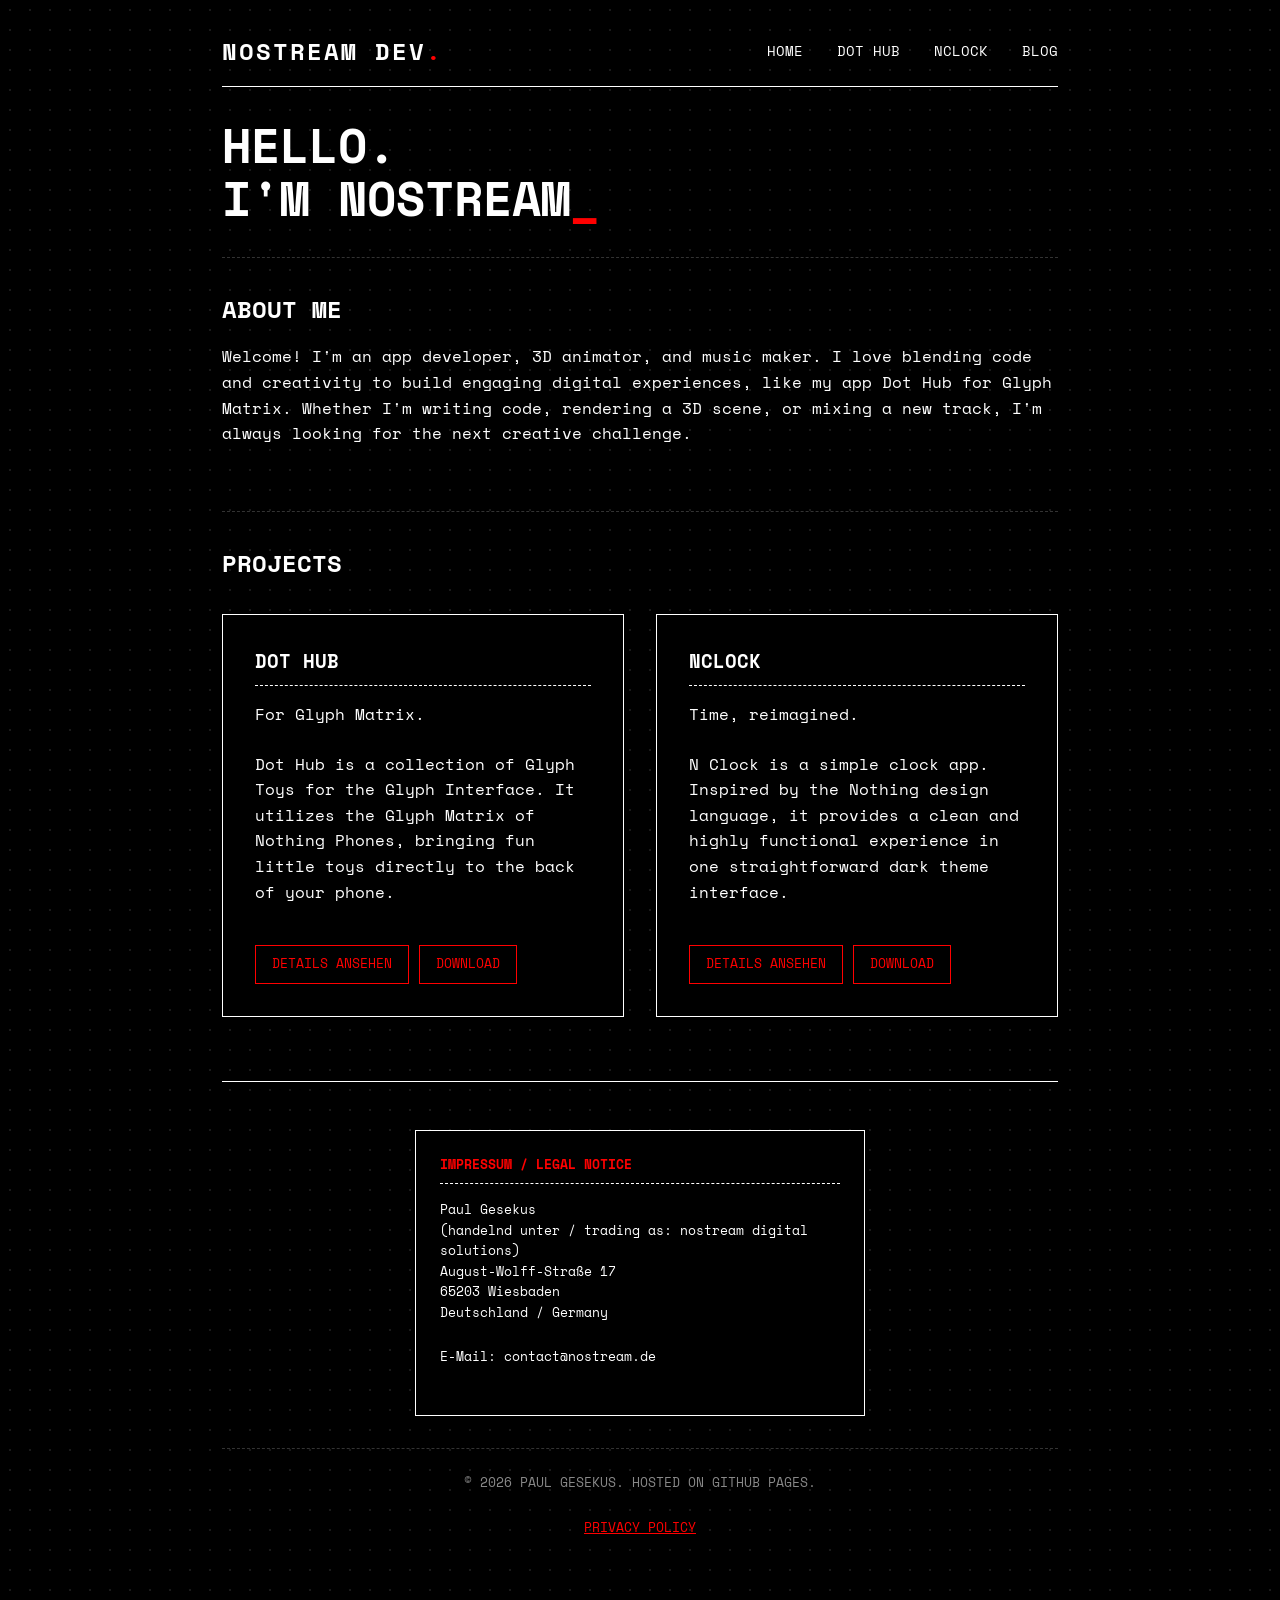
<file: index.html>
<!DOCTYPE html>
<html lang="de">
<head>
    <meta charset="UTF-8">
    <meta name="viewport" content="width=device-width, initial-scale=1.0">
    <title>nostream dev | Home</title>
    <link rel="stylesheet" href="stylesheet.css">
</head>
    
<body>
    <div class="container">
        <header>
            <div class="logo">nostream dev<span>.</span></div>
            <nav>
                <a href="index.html">Home</a>
                <a href="dot-hub.html">Dot Hub</a>
                <a href="nclock.html">NClock</a>
                <a href="blog.html">Blog</a>
            </nav>
        </header>

        <main>
            <h1>Hello. <br>I'm nostream<span class="accent">_</span></h1>
            
            <section id="about">
                <h2>About me</h2>
                <p>Welcome! I'm an app developer, 3D animator, and music maker. I love blending code and creativity to build engaging digital experiences, like my app Dot Hub for Glyph Matrix. Whether I'm writing code, rendering a 3D scene, or mixing a new track, I'm always looking for the next creative challenge.</p>
            </section>

            <section id="projects">
                <h2>Projects</h2>
                <div class="grid">
                    <div class="card">
                        <h3>Dot Hub</h3>
                        <p>For Glyph Matrix.</p>
                        <p>Dot Hub is a collection of Glyph Toys for the Glyph Interface. It utilizes the Glyph Matrix of Nothing Phones, bringing fun little toys directly to the back of your phone.</p>
                        <a href="dot-hub.html" class="btn">Details ansehen</a>
                        <a href="https://play.google.com/store/apps/details?id=com.gesekus.dothub" class="btn">Download</a>
                    </div>

                    <div class="card">
                        <h3>NClock</h3>
                        <p>Time, reimagined.</p>
                        <p>N Clock is a simple clock app. Inspired by the Nothing design language, it provides a clean and highly functional experience in one straightforward dark theme interface.
                        </p>
                        <a href="nclock.html" class="btn">Details ansehen</a>
                        <a href="https://play.google.com/store/apps/details?id=de.nostream.nclock" class="btn">Download</a>
                    </div>
                </div>
            </section>
        </main>

        <footer>
            <div class="imprint">
                <strong>Impressum / Legal Notice</strong>
                <p>
                    Paul Gesekus<br>
                    (handelnd unter / trading as: nostream digital solutions)<br>
                    August-Wolff-Straße 17<br>
                    65203 Wiesbaden<br>
                    Deutschland / Germany
                </p>
                <p style="margin-top: 1rem;">
                    E-Mail: <a href="mailto:contact@nostream.de">contact@nostream.de</a>
                </p>
            </div>

            <div class="footer-copyright">
                <p>© 2026 Paul Gesekus. Hosted on GitHub Pages.</p>
                <a href="privacy_policy.html" class="accent" style="margin: 20px;">Privacy Policy</a>
            </div>
        </footer>
    </div>
</body>
</html>
</file>
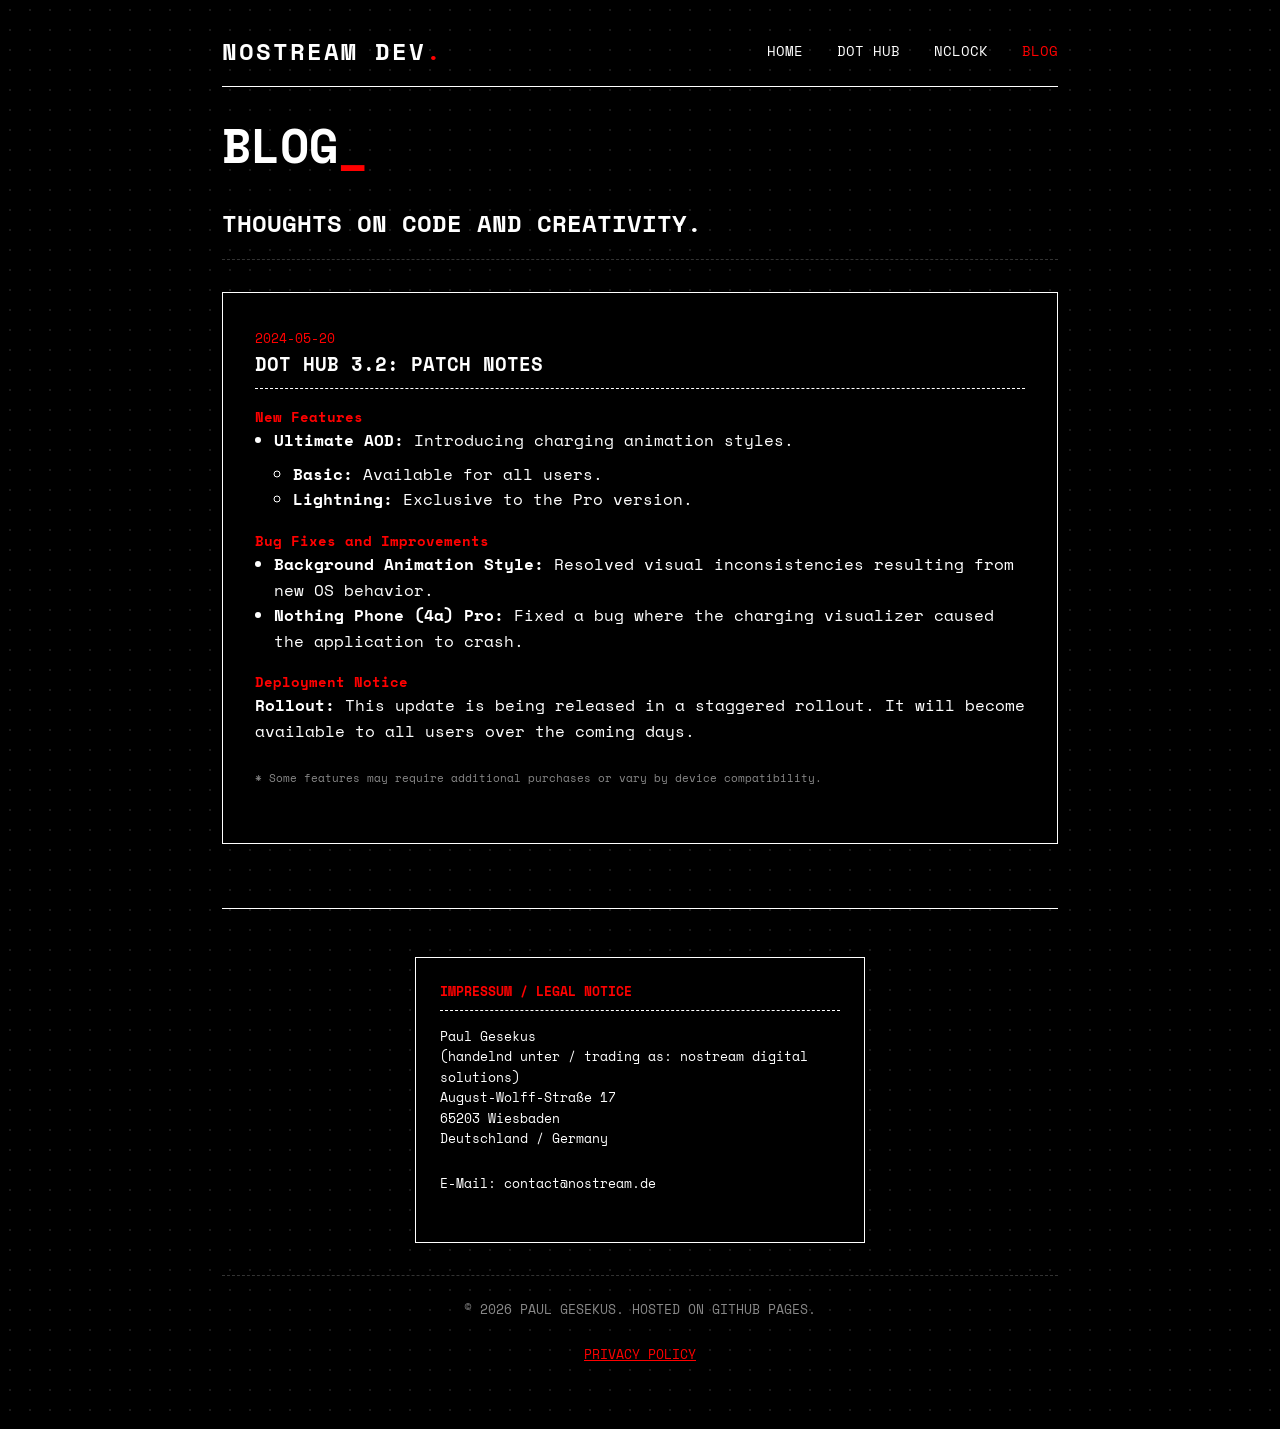
<file: blog.html>
<!DOCTYPE html>
<html lang="en">
<head>
    <meta charset="UTF-8">
    <meta name="viewport" content="width=device-width, initial-scale=1.0">
    <title>Blog | nostream</title>
    <link rel="stylesheet" href="stylesheet.css">
</head>
<body>
    <div class="container">
        <header>
            <div class="logo">nostream dev<span>.</span></div>
            <nav>
                <a href="index.html">Home</a>
                <a href="dot-hub.html">Dot Hub</a>
                <a href="nclock.html">NClock</a>
                <a href="blog.html" class="accent">Blog</a>
            </nav>
        </header>

        <main>
            <h1>Blog<span class="accent">_</span></h1>
            <h2>Thoughts on code and creativity.</h2>

            <section id="posts">
                <div class="card" style="margin-bottom: 2rem;">
                    <span class="accent" style="font-size: 0.8rem;">2024-05-20</span>
                    <h3>Dot Hub 3.2: Patch Notes</h3>

                    <h4 style="margin-top: 1rem; color: var(--accent-color); font-size: 0.9rem;">New Features</h4>
                    <ul style="margin-left: 1.2rem; margin-bottom: 1rem;">
                        <li><strong>Ultimate AOD:</strong> Introducing charging animation styles.
                            <ul style="margin-left: 1.2rem; list-style-type: circle; margin-top: 0.5rem;">
                                <li><strong>Basic:</strong> Available for all users.</li>
                                <li><strong>Lightning:</strong> Exclusive to the Pro version.</li>
                            </ul>
                        </li>
                    </ul>

                    <h4 style="margin-top: 1rem; color: var(--accent-color); font-size: 0.9rem;">Bug Fixes and Improvements</h4>
                    <ul style="margin-left: 1.2rem; margin-bottom: 1rem;">
                        <li><strong>Background Animation Style:</strong> Resolved visual inconsistencies resulting from new OS behavior.</li>
                        <li><strong>Nothing Phone (4a) Pro:</strong> Fixed a bug where the charging visualizer caused the application to crash.</li>
                    </ul>

                    <h4 style="margin-top: 1rem; color: var(--accent-color); font-size: 0.9rem;">Deployment Notice</h4>
                    <p><strong>Rollout:</strong> This update is being released in a staggered rollout. It will become available to all users over the coming days.</p>
                    <p style="font-size: 0.7rem; color: #888; margin-top: 1rem;">* Some features may require additional purchases or vary by device compatibility.</p>
                </div>
            </section>
        </main>

        <footer>
            <div class="imprint">
                <strong>Impressum / Legal Notice</strong>
                <p>
                    Paul Gesekus<br>
                    (handelnd unter / trading as: nostream digital solutions)<br>
                    August-Wolff-Straße 17<br>
                    65203 Wiesbaden<br>
                    Deutschland / Germany
                </p>
                <p style="margin-top: 1rem;">
                    E-Mail: <a href="mailto:contact@nostream.de">contact@nostream.de</a>
                </p>
            </div>

            <div class="footer-copyright">
                <p>© 2026 Paul Gesekus. Hosted on GitHub Pages.</p>
                <a href="privacy_policy.html" class="accent" style="margin: 20px;">Privacy Policy</a>
            </div>
        </footer>
    </div>
</body>
</html>
</file>
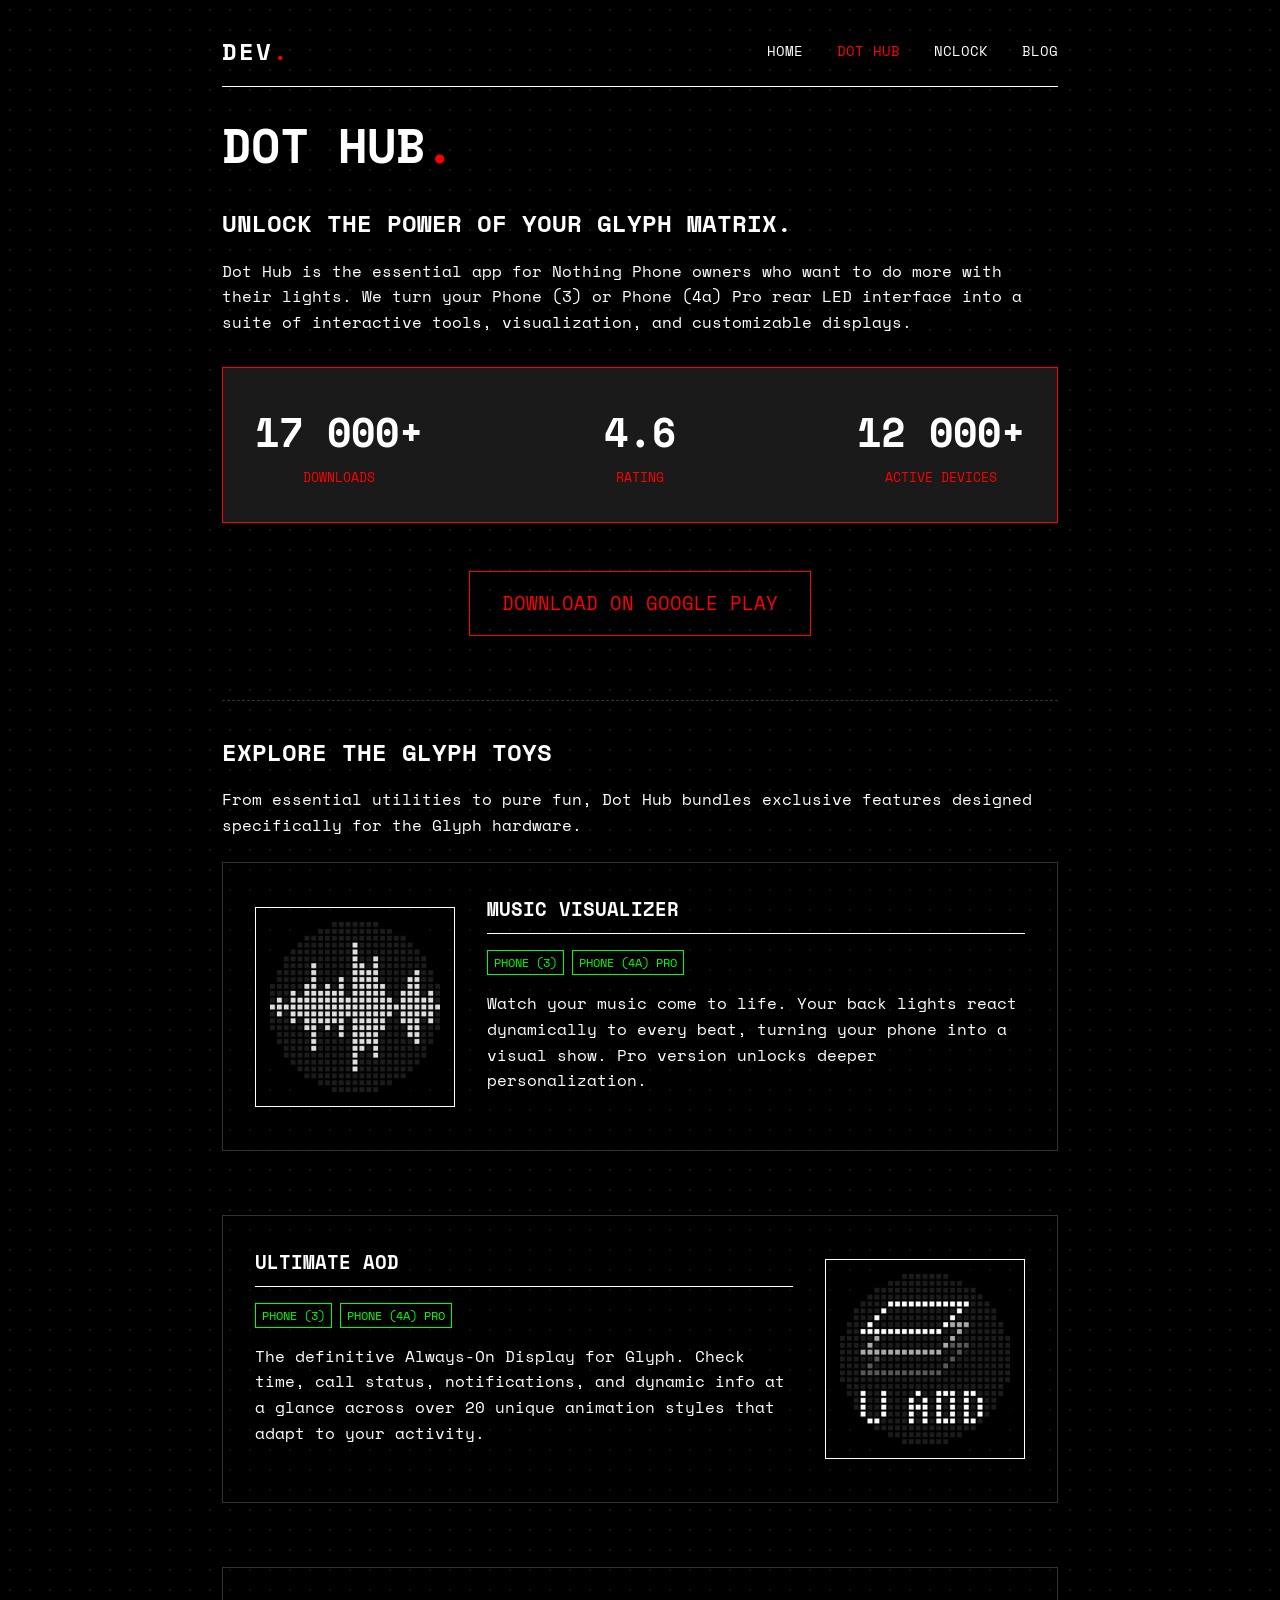
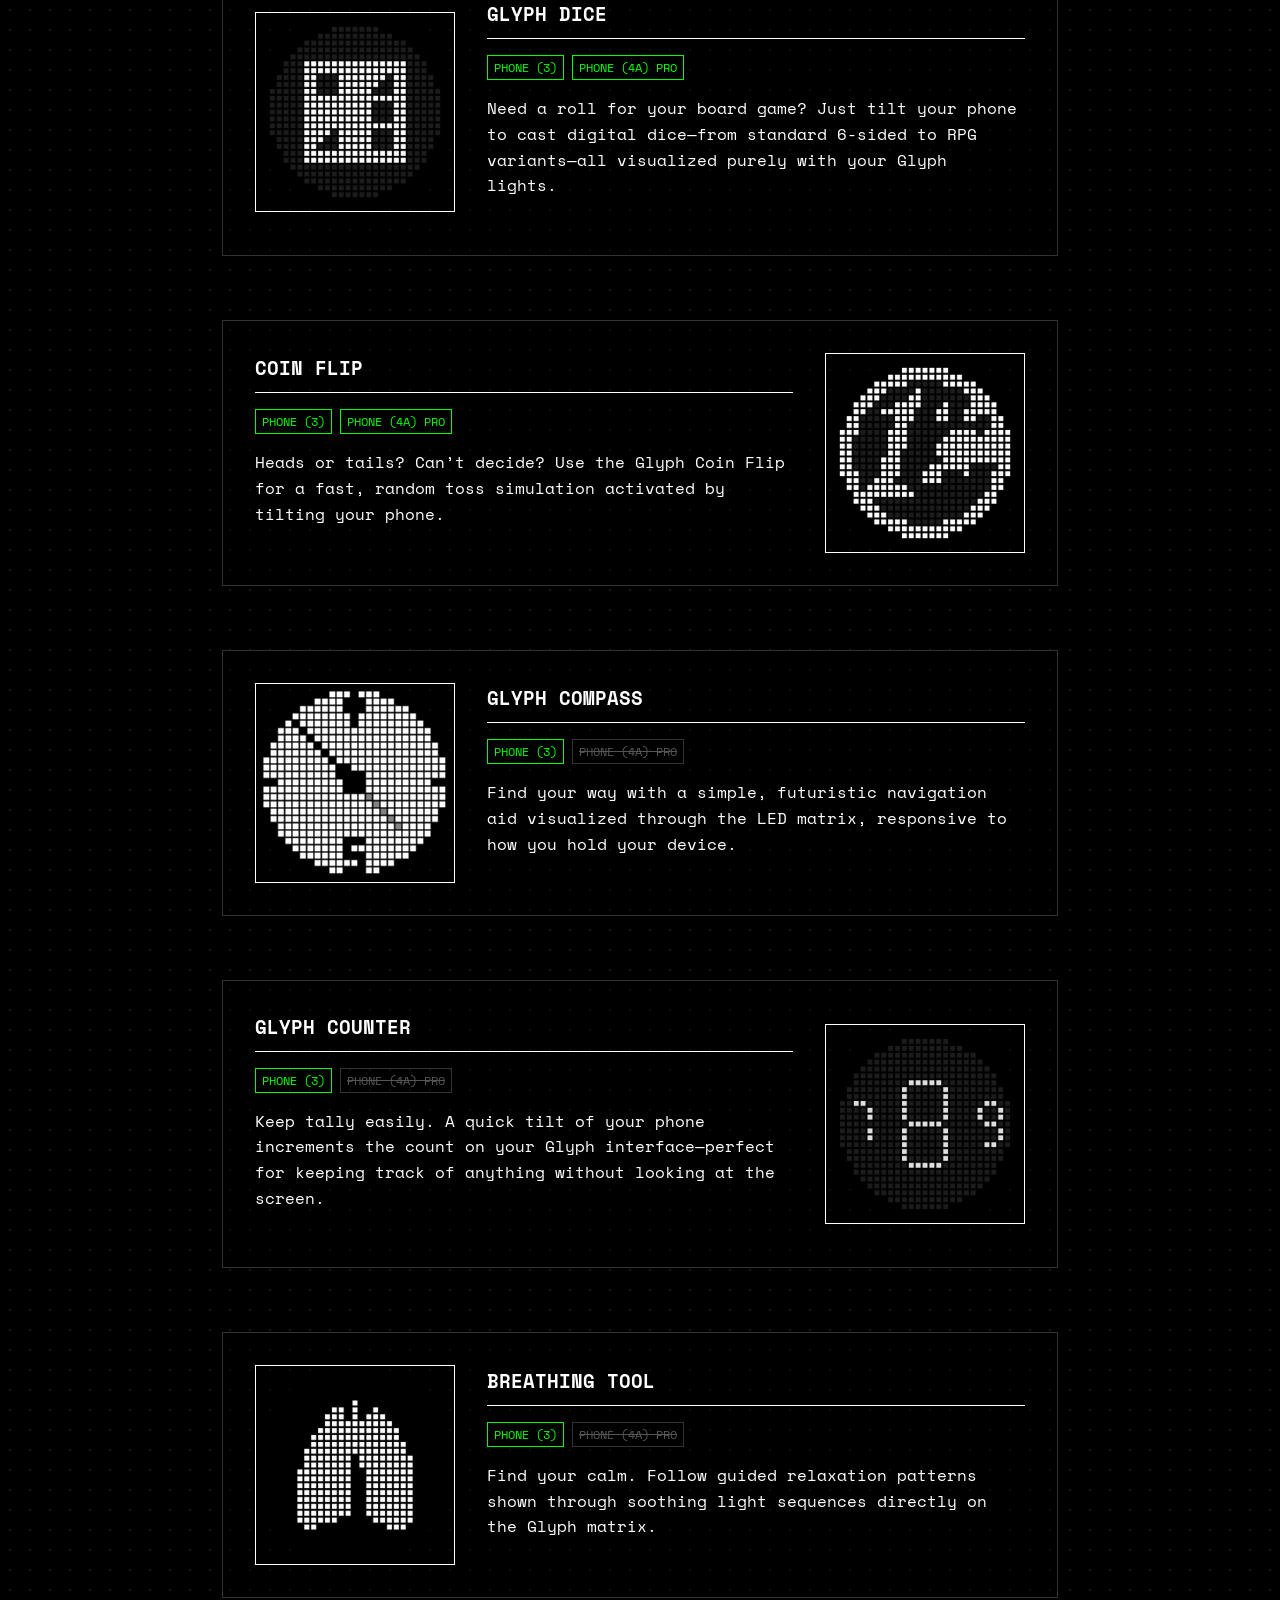
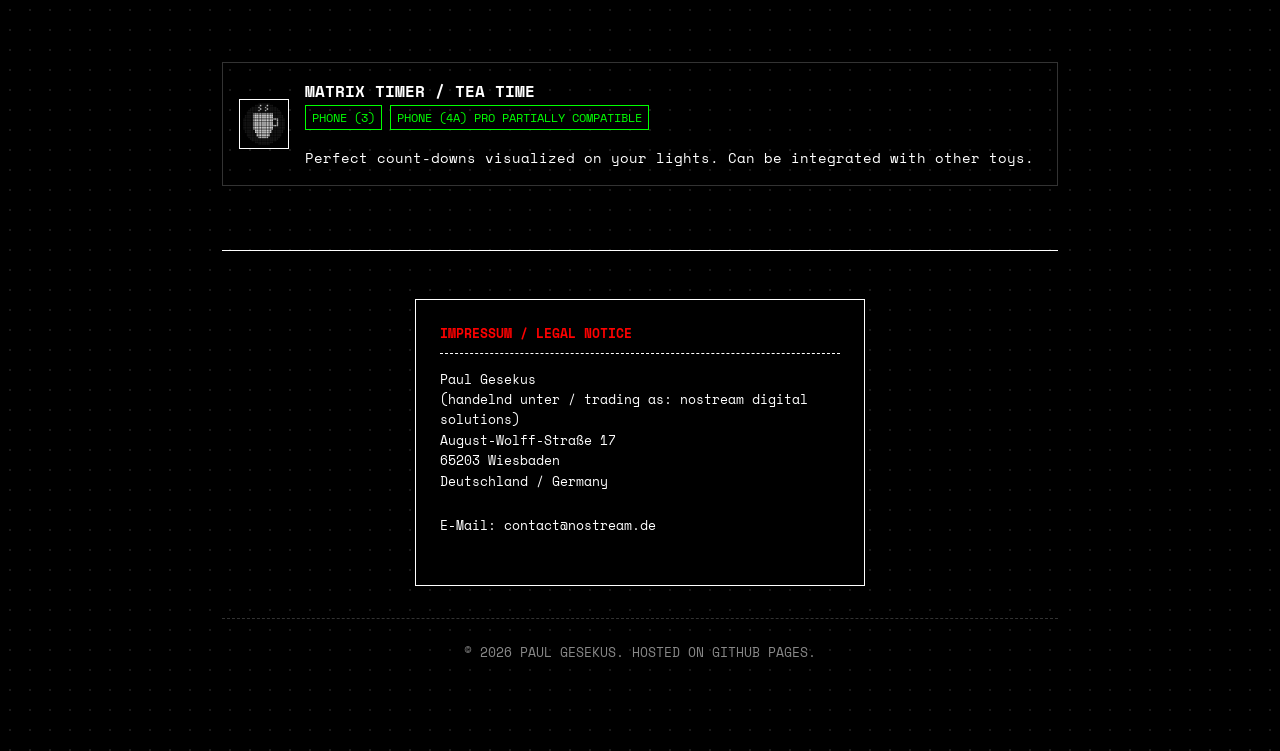
<file: dot-hub.html>
<!DOCTYPE html>
<html lang="en">
<head>
    <meta charset="UTF-8">
    <meta name="viewport" content="width=device-width, initial-scale=1.0">
    <title>Dot Hub | Light up your Nothing Phone</title>
    <link rel="stylesheet" href="stylesheet.css">
</head>
<body>
<div class="container">
    <header>
        <div class="logo">Dev<span>.</span></div>
        <nav>
            <a href="index.html">Home</a>
            <a href="dot-hub.html" class="accent">Dot Hub</a>
            <a href="nclock.html">NClock</a>
            <a href="blog.html">Blog</a>
        </nav>
    </header>

    <main>
        <h1>Dot Hub<span class="accent">.</span></h1>
        <h2>Unlock the power of your Glyph Matrix.</h2>

        <p>Dot Hub is the essential app for Nothing Phone owners who want to do more with their lights. We turn your Phone (3) or Phone (4a) Pro rear LED interface into a suite of interactive tools, visualization, and customizable displays.</p>

        <div class="highlights">
            <div class="highlight-item">
                <span class="number">17 000+</span>
                <span class="label">Downloads</span>
            </div>
            <div class="highlight-item">
                <span class="number">4.6</span>
                <span class="label">Rating</span>
            </div>
            <div class="highlight-item">
                <span class="number">12 000+</span>
                <span class="label">Active Devices</span>
            </div>
        </div>

        <div style="text-align: center; margin-bottom: 4rem;">
            <a href="https://play.google.com/store/apps/details?id=com.gesekus.dothub" class="btn" style="font-size: 1.2rem; padding: 1rem 2rem;">Download on Google Play</a>
        </div>

        <section id="toys">
            <h2>Explore the Glyph Toys</h2>
            <p>From essential utilities to pure fun, Dot Hub bundles exclusive features designed specifically for the Glyph hardware.</p>

            <div class="toy-section">
                <div class="toy-image"><img src="images/mv_th.png" alt="Music Visualizer Preview"></div>
                <div class="toy-content">
                    <h3>Music Visualizer</h3>
                    <div class="compatibility">
                        <span class="compatible yes">Phone (3)</span>
                        <span class="compatible yes">Phone (4a) Pro</span>
                    </div>
                    <p>Watch your music come to life. Your back lights react dynamically to every beat, turning your phone into a visual show. Pro version unlocks deeper personalization.</p>
                </div>
            </div>

            <div class="toy-section">
                <div class="toy-image"><img src="images/UAOD_th.png" alt="Ultimate AOD Preview"></div>
                <div class="toy-content">
                    <h3>Ultimate AOD</h3>
                    <div class="compatibility">
                        <span class="compatible yes">Phone (3)</span>
                        <span class="compatible yes">Phone (4a) Pro</span>
                    </div>
                    <p>The definitive Always-On Display for Glyph. Check time, call status, notifications, and dynamic info at a glance across over 20 unique animation styles that adapt to your activity.</p>
                </div>
            </div>

            <div class="toy-section">
                <div class="toy-image"><img src="images/dice_th.png" alt="Dice Toy Preview"></div>
                <div class="toy-content">
                    <h3>Glyph Dice</h3>
                    <div class="compatibility">
                        <span class="compatible yes">Phone (3)</span>
                        <span class="compatible yes">Phone (4a) Pro</span>
                    </div>
                    <p>Need a roll for your board game? Just tilt your phone to cast digital dice—from standard 6-sided to RPG variants—all visualized purely with your Glyph lights.</p>
                </div>
            </div>

            <div class="toy-section">
                <div class="toy-image"><img src="images/coinflip_th.png" alt="Coin Flip Toy Preview"></div>
                <div class="toy-content">
                    <h3>Coin Flip</h3>
                    <div class="compatibility">
                        <span class="compatible yes">Phone (3)</span>
                        <span class="compatible yes">Phone (4a) Pro</span>
                    </div>
                    <p>Heads or tails? Can’t decide? Use the Glyph Coin Flip for a fast, random toss simulation activated by tilting your phone.</p>
                </div>
            </div>

            <div class="toy-section">
                <div class="toy-image"><img src="images/compass_th.png" alt="Compass Toy Preview"></div>
                <div class="toy-content">
                    <h3>Glyph Compass</h3>
                    <div class="compatibility">
                        <span class="compatible yes">Phone (3)</span>
                        <span class="compatible no">Phone (4a) Pro</span>
                    </div>
                    <p>Find your way with a simple, futuristic navigation aid visualized through the LED matrix, responsive to how you hold your device.</p>
                </div>
            </div>

            <div class="toy-section">
                <div class="toy-image"><img src="images/counter_th.png" alt="Counter Toy Preview"></div>
                <div class="toy-content">
                    <h3>Glyph Counter</h3>
                    <div class="compatibility">
                        <span class="compatible yes">Phone (3)</span>
                        <span class="compatible no">Phone (4a) Pro</span>
                    </div>
                    <p>Keep tally easily. A quick tilt of your phone increments the count on your Glyph interface—perfect for keeping track of anything without looking at the screen.</p>
                </div>
            </div>

            <div class="toy-section">
                <div class="toy-image"><img src="images/breathing_th.png" alt="Breathing Tool Preview"></div>
                <div class="toy-content">
                    <h3>Breathing Tool</h3>
                    <div class="compatibility">
                        <span class="compatible yes">Phone (3)</span>
                        <span class="compatible no">Phone (4a) Pro</span>
                    </div>
                    <p>Find your calm. Follow guided relaxation patterns shown through soothing light sequences directly on the Glyph matrix.</p>
                </div>
            </div>

            <div class="mini-toy">
                <img src="images/teatime_th%20big.png" alt="Timer icon" style="width: 50px; height: 50px; border: 1px solid var(--fg-color);">
                <div>
                    <h3>Matrix Timer / Tea Time</h3>
                    <div class="compatibility">
                        <span class="compatible yes">Phone (3)</span>
                        <span class="compatible yes">Phone (4a) Pro partially compatible</span>
                    </div>
                    <p style="margin: 0; font-size: 0.9rem;">Perfect count-downs visualized on your lights. Can be integrated with other toys.</p>
                </div>
            </div>
        </section>
    </main>

    <footer>
        <div class="imprint">
            <strong>Impressum / Legal Notice</strong>
            <p>
                Paul Gesekus<br>
                (handelnd unter / trading as: nostream digital solutions)<br>
                August-Wolff-Straße 17<br>
                65203 Wiesbaden<br>
                Deutschland / Germany
            </p>
            <p style="margin-top: 1rem;">
                E-Mail: <a href="mailto:contact@nostream.de">contact@nostream.de</a>
            </p>
        </div>

        <div class="footer-copyright">
            <p>© 2026 Paul Gesekus. Hosted on GitHub Pages.</p>
        </div>
    </footer>
</div>
</body>
</html>
</file>
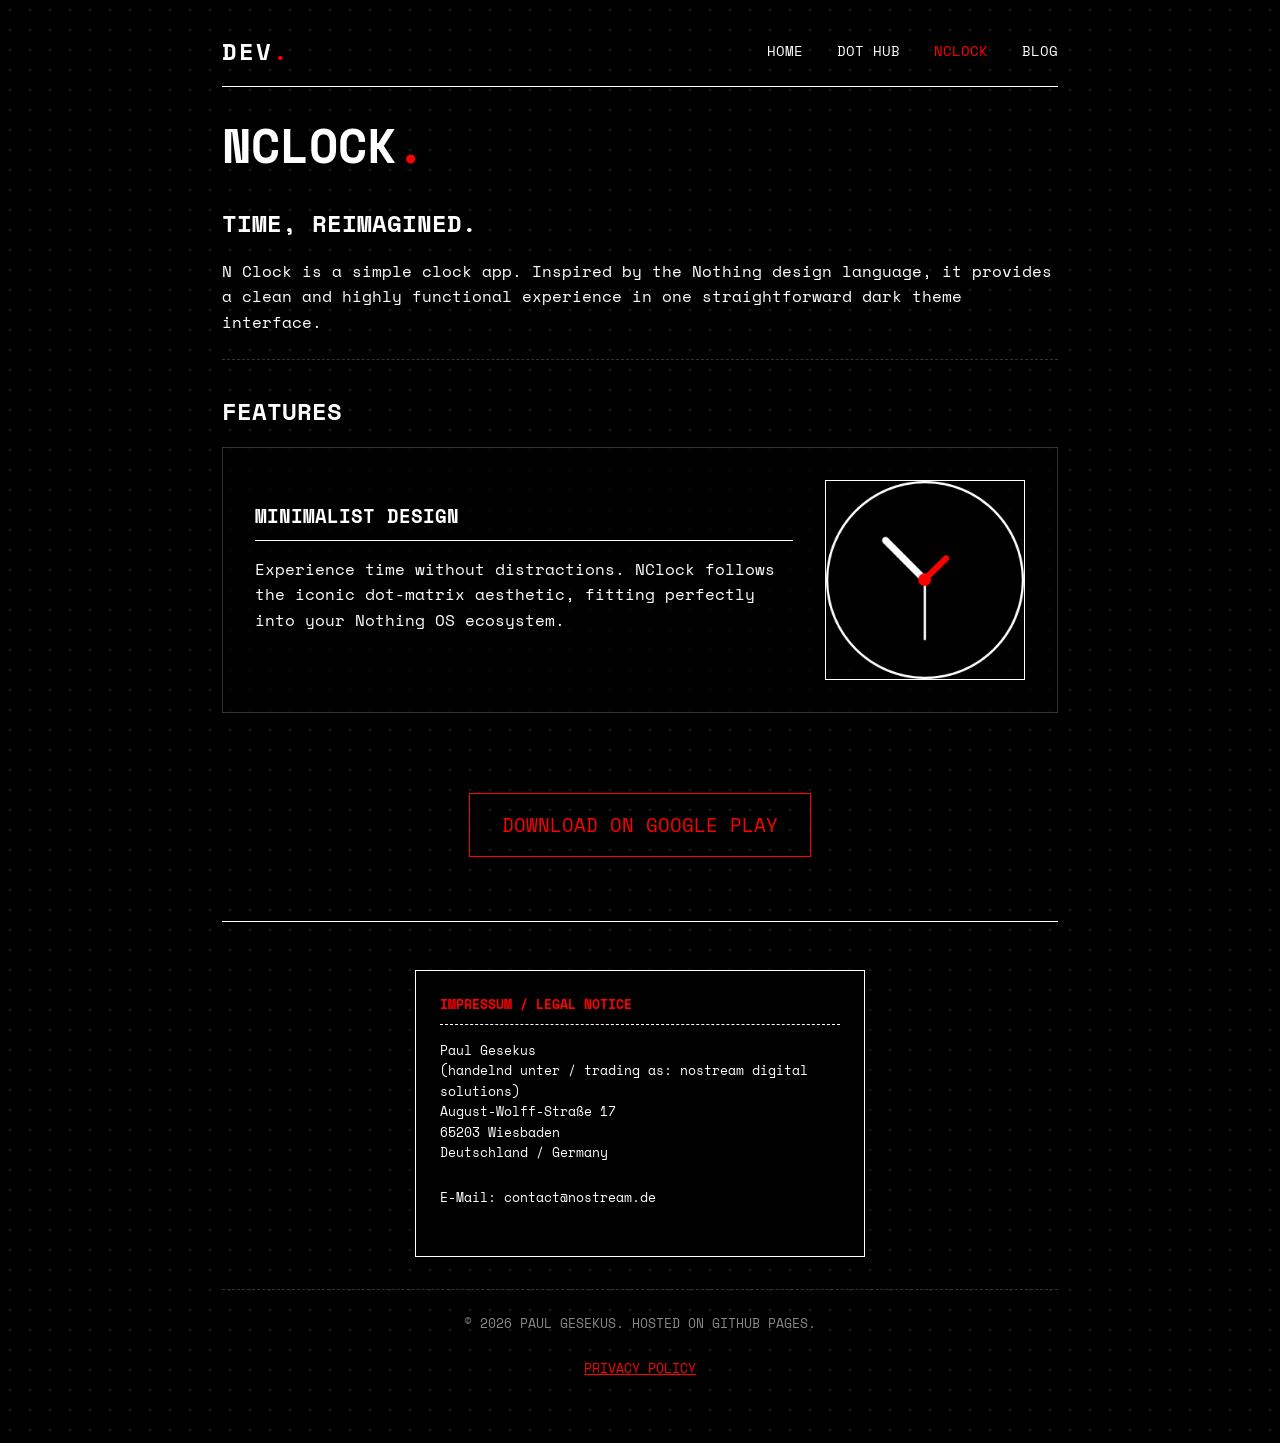
<file: nclock.html>
<!DOCTYPE html>
<html lang="en">
<head>
    <meta charset="UTF-8">
    <meta name="viewport" content="width=device-width, initial-scale=1.0">
    <title>NClock | Time, reimagined</title>
    <link rel="stylesheet" href="stylesheet.css">
</head>
<body>
<div class="container">
    <header>
        <div class="logo">Dev<span>.</span></div>
        <nav>
            <a href="index.html">Home</a>
            <a href="dot-hub.html">Dot Hub</a>
            <a href="nclock.html" class="accent">NClock</a>
            <a href="blog.html">Blog</a>
        </nav>
    </header>

    <main>
        <h1>NClock<span class="accent">.</span></h1>
        <h2>Time, reimagined.</h2>

        <p>N Clock is a simple clock app. Inspired by the Nothing design language, it provides a clean and highly functional experience in one straightforward dark theme interface.</p>

        <section id="features">
            <h2>Features</h2>
            <div class="toy-section">
                <div class="toy-image"><img src="/images/nc_logo_trans.png" alt="NClock Interface Preview"></div>
                <div class="toy-content">
                    <h3>Minimalist Design</h3>
                    <p>Experience time without distractions. NClock follows the iconic dot-matrix aesthetic, fitting perfectly into your Nothing OS ecosystem.</p>
                </div>
            </div>

            <div style="text-align: center; margin-bottom: 4rem;">
                <a href="https://play.google.com/store/apps/details?id=de.nostream.nclock" class="btn" style="font-size: 1.2rem; padding: 1rem 2rem;">Download on Google Play</a>
            </div>
        </section>
    </main>

    <footer>
        <div class="imprint">
            <strong>Impressum / Legal Notice</strong>
            <p>
                Paul Gesekus<br>
                (handelnd unter / trading as: nostream digital solutions)<br>
                August-Wolff-Straße 17<br>
                65203 Wiesbaden<br>
                Deutschland / Germany
            </p>
            <p style="margin-top: 1rem;">
                E-Mail: <a href="mailto:contact@nostream.de">contact@nostream.de</a>
            </p>
        </div>

        <div class="footer-copyright">
            <p>© 2026 Paul Gesekus. Hosted on GitHub Pages.</p>
            <a href="privacy_policy.html" class="accent" style="margin: 20px;">Privacy Policy</a>
        </div>
    </footer>
</div>
</body>
</html>
</file>
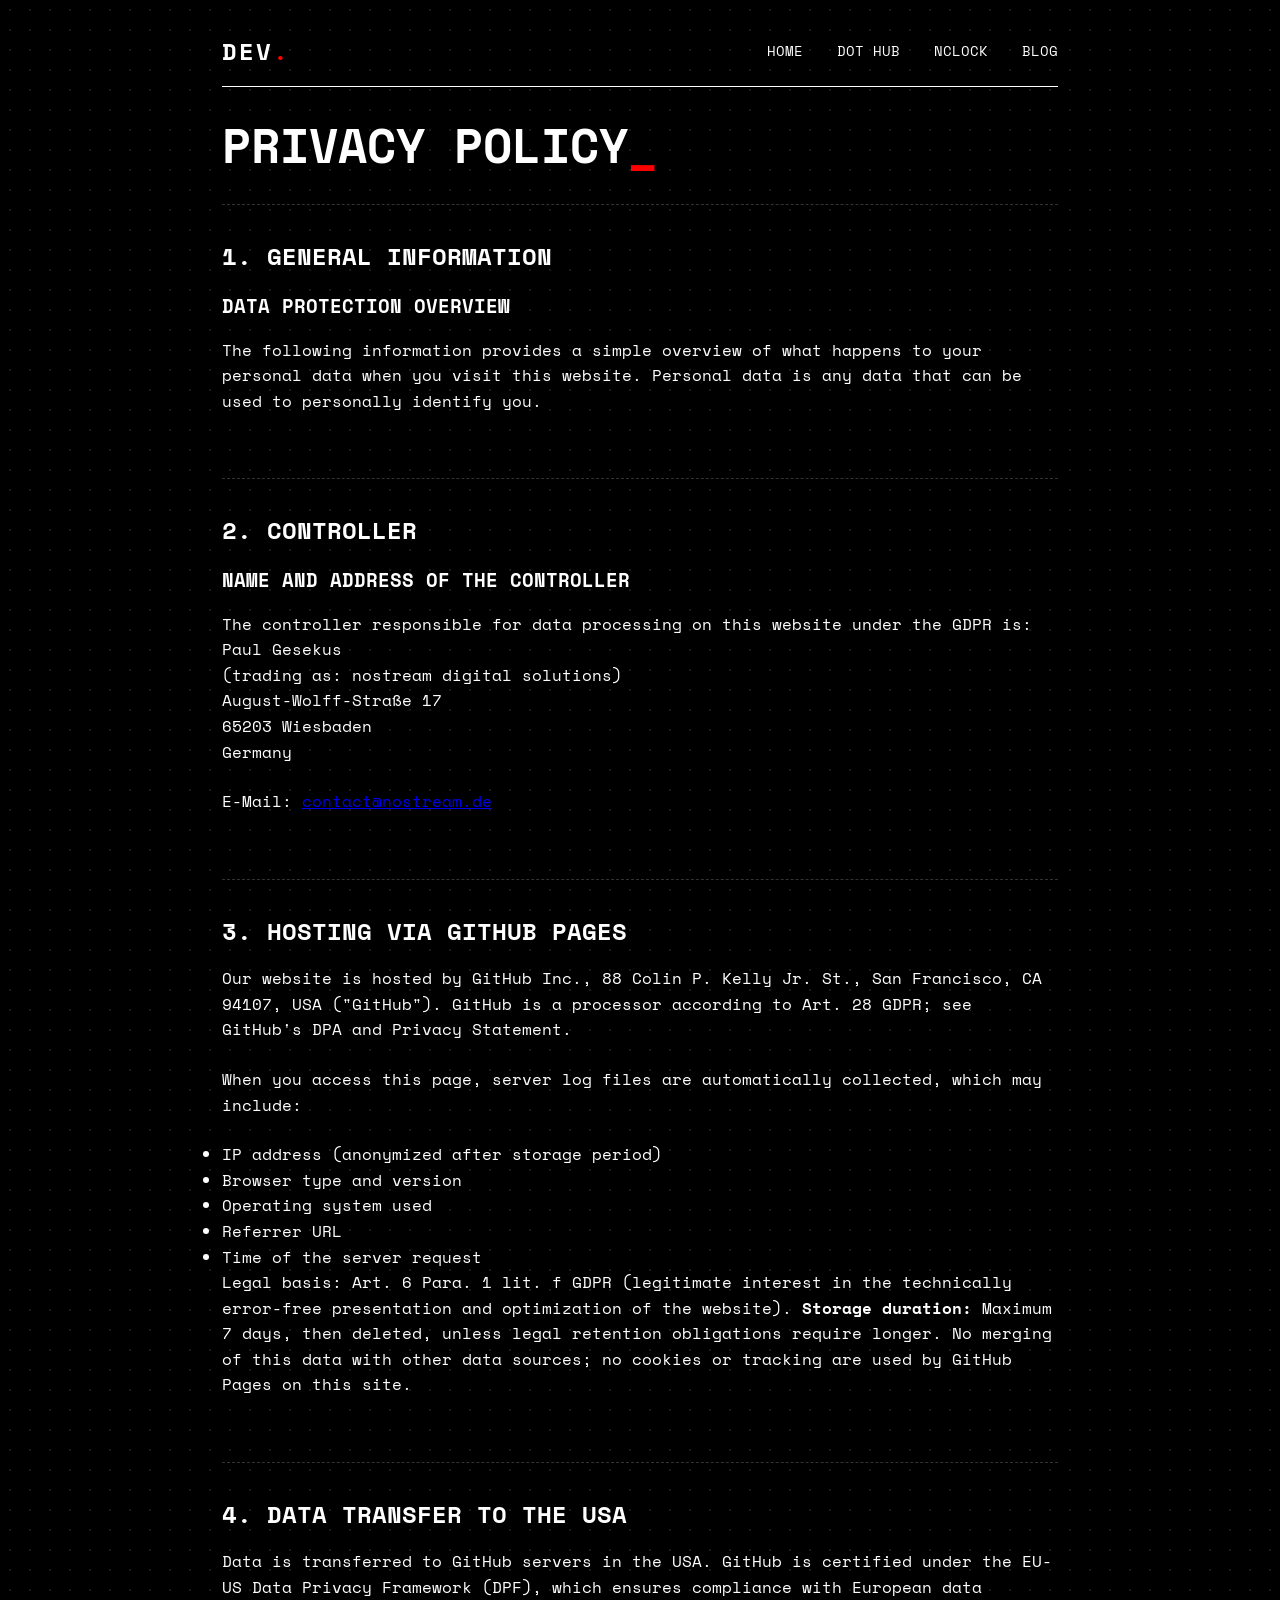
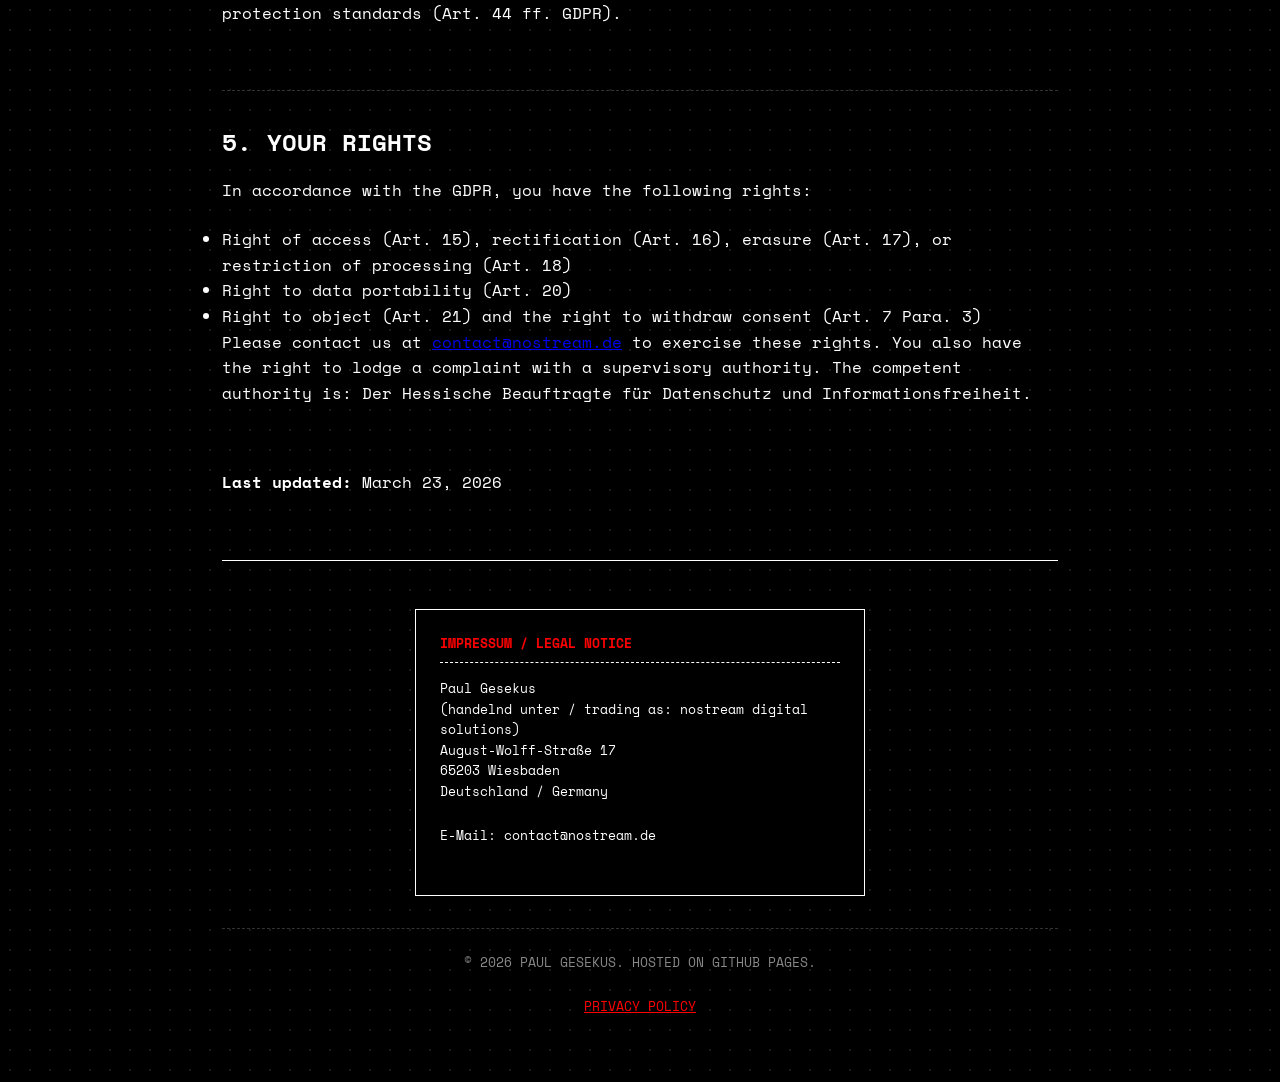
<file: privacy_policy.html>
<!DOCTYPE html>
<html lang="en">
<head>
    <meta charset="UTF-8">
    <meta name="viewport" content="width=device-width, initial-scale=1.0">
    <title>Privacy Policy | nostream</title>
    <link rel="stylesheet" href="stylesheet.css">
</head>
<body>
    <div class="container">
        <header>
            <div class="logo">Dev<span>.</span></div>
            <nav>
                <a href="index.html">Home</a>
                <a href="dot-hub.html">Dot Hub</a>
                <a href="nclock.html">NClock</a>
                <a href="blog.html">Blog</a>
            </nav>
        </header>

        <main>
            <h1>Privacy Policy<span class="accent">_</span></h1>

            <section>
                <h2>1. General Information</h2>
                <h3>Data Protection Overview</h3>
                <p>The following information provides a simple overview of what happens to your personal data when you visit this website. Personal data is any data that can be used to personally identify you.</p>
            </section>

            <section>
                <h2>2. Controller</h2>
                <h3>Name and Address of the Controller</h3>
                <p>The controller responsible for data processing on this website under the GDPR is:<br>
                    Paul Gesekus<br>
                    (trading as: nostream digital solutions)<br>
                    August-Wolff-Straße 17<br>
                    65203 Wiesbaden<br>
                    Germany</p>
                <p>E-Mail: <a href="mailto:contact@nostream.de">contact@nostream.de</a></p>
            </section>

            <section>
                <h2>3. Hosting via GitHub Pages</h2>
                <p>Our website is hosted by GitHub Inc., 88 Colin P. Kelly Jr. St., San Francisco, CA 94107, USA ("GitHub"). GitHub is a processor according to Art. 28 GDPR; see GitHub's DPA and Privacy Statement.</p>
                <p>When you access this page, server log files are automatically collected, which may include:</p>
                <ul>
                    <li>IP address (anonymized after storage period)</li>
                    <li>Browser type and version</li>
                    <li>Operating system used</li>
                    <li>Referrer URL</li>
                    <li>Time of the server request</li>
                </ul>
                <p>Legal basis: Art. 6 Para. 1 lit. f GDPR (legitimate interest in the technically error-free presentation and optimization of the website). <strong>Storage duration:</strong> Maximum 7 days, then deleted, unless legal retention obligations require longer. No merging of this data with other data sources; no cookies or tracking are used by GitHub Pages on this site.</p>
            </section>

            <section>
                <h2>4. Data Transfer to the USA</h2>
                <p>Data is transferred to GitHub servers in the USA. GitHub is certified under the EU-US Data Privacy Framework (DPF), which ensures compliance with European data protection standards (Art. 44 ff. GDPR).</p>
            </section>

            <section>
                <h2>5. Your Rights</h2>
                <p>In accordance with the GDPR, you have the following rights:</p>
                <ul>
                    <li>Right of access (Art. 15), rectification (Art. 16), erasure (Art. 17), or restriction of processing (Art. 18)</li>
                    <li>Right to data portability (Art. 20)</li>
                    <li>Right to object (Art. 21) and the right to withdraw consent (Art. 7 Para. 3)</li>
                </ul>
                <p>Please contact us at <a href="mailto:contact@nostream.de">contact@nostream.de</a> to exercise these rights. You also have the right to lodge a complaint with a supervisory authority. The competent authority is: Der Hessische Beauftragte für Datenschutz und Informationsfreiheit.</p>
            </section>

            <p><strong>Last updated:</strong> March 23, 2026</p>
        </main>

        <footer>
            <div class="imprint">
                <strong>Impressum / Legal Notice</strong>
                <p>
                    Paul Gesekus<br>
                    (handelnd unter / trading as: nostream digital solutions)<br>
                    August-Wolff-Straße 17<br>
                    65203 Wiesbaden<br>
                    Deutschland / Germany
                </p>
                <p style="margin-top: 1rem;">
                    E-Mail: <a href="mailto:contact@nostream.de">contact@nostream.de</a>
                </p>
            </div>

            <div class="footer-copyright">
                <p>© 2026 Paul Gesekus. Hosted on GitHub Pages.</p>
                <a href="privacy_policy.html" class="accent" style="margin: 20px;">Privacy Policy</a>
            </div>
        </footer>
    </div>
</body>
</html>
</file>
<file: stylesheet.css>
:root {
    --bg-color: #000000;
    --fg-color: #ffffff;
    --accent-color: #ff0000;
    --dot-color: #1a1a1a;
    --font-main: 'Space Mono', monospace;
}

* {
    box-sizing: border-box;
    margin: 0;
    padding: 0;
}

body {
    background-color: var(--bg-color);
    background-image: radial-gradient(var(--dot-color) 1px, transparent 1px);
    background-size: 20px 20px;
    color: var(--fg-color);
    font-family: var(--font-main);
    line-height: 1.6;
}

/* --- LOKALE SCHRIFTARTEN --- */

/* Normal (Regular) */
@font-face {
    font-family: 'Space Mono';
    src: url('fonts/SpaceMono-Regular.ttf') format('truetype');
    font-weight: 400;
    font-style: normal;
}

/* Fett (Bold) */
@font-face {
    font-family: 'Space Mono';
    src: url('fonts/SpaceMono-Bold.ttf') format('truetype');
    font-weight: 700;
    font-style: normal;
}

.container {
    max-width: 900px;
    margin: 0 auto;
    padding: 2rem;
}

/* Header & Nav */
header {
    border-bottom: 1px solid var(--fg-color);
    padding-bottom: 1rem;
    margin-bottom: 2rem;
    display: flex;
    justify-content: space-between;
    align-items: center;
}

.logo {
    font-size: 1.5rem;
    font-weight: 700;
    text-transform: uppercase;
    letter-spacing: 2px;
}

.logo span {
    color: var(--accent-color);
}

nav a {
    color: var(--fg-color);
    text-decoration: none;
    margin-left: 1.5rem;
    text-transform: uppercase;
    font-size: 0.9rem;
    transition: color 0.3s ease;
}

nav a:hover, nav a.accent {
    color: var(--accent-color);
}

/* Typography */
h1, h2, h3 {
    text-transform: uppercase;
    margin-bottom: 1rem;
    font-weight: 700;
}

h1 {
    font-size: 3rem;
    line-height: 1.1;
    margin-bottom: 2rem;
}

.accent {
    color: var(--accent-color);
}

p {
    margin-bottom: 1.5rem;
}

/* Global Elements */
.btn {
    display: inline-block;
    padding: 0.5rem 1rem;
    border: 1px solid var(--accent-color);
    color: var(--accent-color);
    text-decoration: none;
    text-transform: uppercase;
    font-size: 0.8rem;
    transition: all 0.3s ease;
    margin-top: 1rem;
}

.btn:hover {
    background-color: var(--accent-color);
    color: var(--bg-color);
}

section {
    margin-bottom: 4rem;
    border-top: 1px dashed #333;
    padding-top: 2rem;
}

/* --- INDEX.HTML: Grid für Projekte --- */
.grid {
    display: grid;
    grid-template-columns: 1fr 1fr;
    gap: 2rem;
    margin-top: 2rem;
    margin-bottom: 4rem;
}

.card {
    border: 1px solid var(--fg-color);
    padding: 2rem;
    background-color: var(--bg-color);
    transition: all 0.3s ease;
}

.card:hover {
    border-color: var(--accent-color);
    transform: translateY(-5px);
}

.card h3 {
    border-bottom: 1px dashed var(--fg-color);
    padding-bottom: 0.5rem;
    color: var(--fg-color);
}

/* --- DOT-HUB.HTML: Highlights & Toy Sections --- */
.highlights {
    display: flex;
    justify-content: space-between;
    gap: 1rem;
    margin: 2rem 0;
    padding: 2rem;
    border: 1px solid var(--accent-color);
    background-color: var(--dot-color);
}

.highlight-item {
    text-align: center;
}

.highlight-item .number {
    display: block;
    font-size: 2.5rem;
    font-weight: 700;
    color: var(--fg-color);
}

.highlight-item .label {
    text-transform: uppercase;
    font-size: 0.8rem;
    color: var(--accent-color);
}

.toy-section {
    display: flex;
    gap: 2rem;
    align-items: center;
    margin-bottom: 4rem;
    border: 1px solid #333;
    padding: 2rem;
    background-color: rgba(0,0,0,0.5);
}

.toy-section:nth-child(even) {
    flex-direction: row-reverse;
}

.toy-image {
    width: 200px;
    height: 200px;
    border: 1px solid var(--fg-color);
    flex-shrink: 0;
}

.toy-image img {
    width: 100%;
    height: 100%;
    object-fit: cover;
}

.toy-content {
    flex-grow: 1;
}

.toy-content h3 {
    border-bottom: 1px solid var(--fg-color);
    padding-bottom: 0.5rem;
    color: var(--fg-color);
}

/* Compatibility Badges */
.compatibility {
    margin-bottom: 1rem;
    display: flex;
    gap: 0.5rem;
    font-size: 0.75rem;
    text-transform: uppercase;
}

.compatible {
    padding: 2px 6px;
    border: 1px solid var(--fg-color);
    color: var(--fg-color);
}

.compatible.yes {
    border-color: #00ff00;
    color: #00ff00;
}

.compatible.no {
    border-color: #333;
    color: #555;
    text-decoration: line-through;
}

.mini-toy {
    border: 1px solid #333;
    padding: 1rem;
    margin-bottom: 4rem;
    display: flex;
    align-items: center;
    gap: 1rem;
}

.mini-toy h3 {
    margin-bottom: 0;
    font-size: 1rem;
}

/* Footer & Imprint */
footer {
    text-align: center;
    border-top: 1px solid var(--fg-color);
    padding: 3rem 0 2rem 0;
    margin-top: 4rem;
    font-size: 0.8rem;
}

.imprint {
    text-align: left;
    max-width: 450px;
    margin: 0 auto 2rem auto;
    border: 1px solid var(--fg-color);
    padding: 1.5rem;
    text-transform: none;
    background-color: var(--bg-color);
}

.imprint strong {
    text-transform: uppercase;
    color: var(--accent-color);
    display: block;
    margin-bottom: 1rem;
    border-bottom: 1px dashed var(--fg-color);
    padding-bottom: 0.5rem;
}

.imprint a {
    color: var(--fg-color);
    text-decoration: none;
    transition: color 0.3s ease;
}

.imprint a:hover {
    color: var(--accent-color);
}

.footer-copyright {
    text-transform: uppercase;
    border-top: 1px dashed #333;
    padding-top: 1.5rem;
    color: #888;
}

/* Mobile Responsiveness */
@media (max-width: 768px) {
    .grid {
        grid-template-columns: 1fr;
    }
    header {
        flex-direction: column;
        align-items: flex-start;
        gap: 1rem;
    }
    nav a {
        margin-left: 0;
        margin-right: 1.5rem;
    }
    .toy-section, .toy-section:nth-child(even) {
        flex-direction: column;
        text-align: left;
    }
    .toy-image {
        margin: 0 auto;
    }
}
</file>
